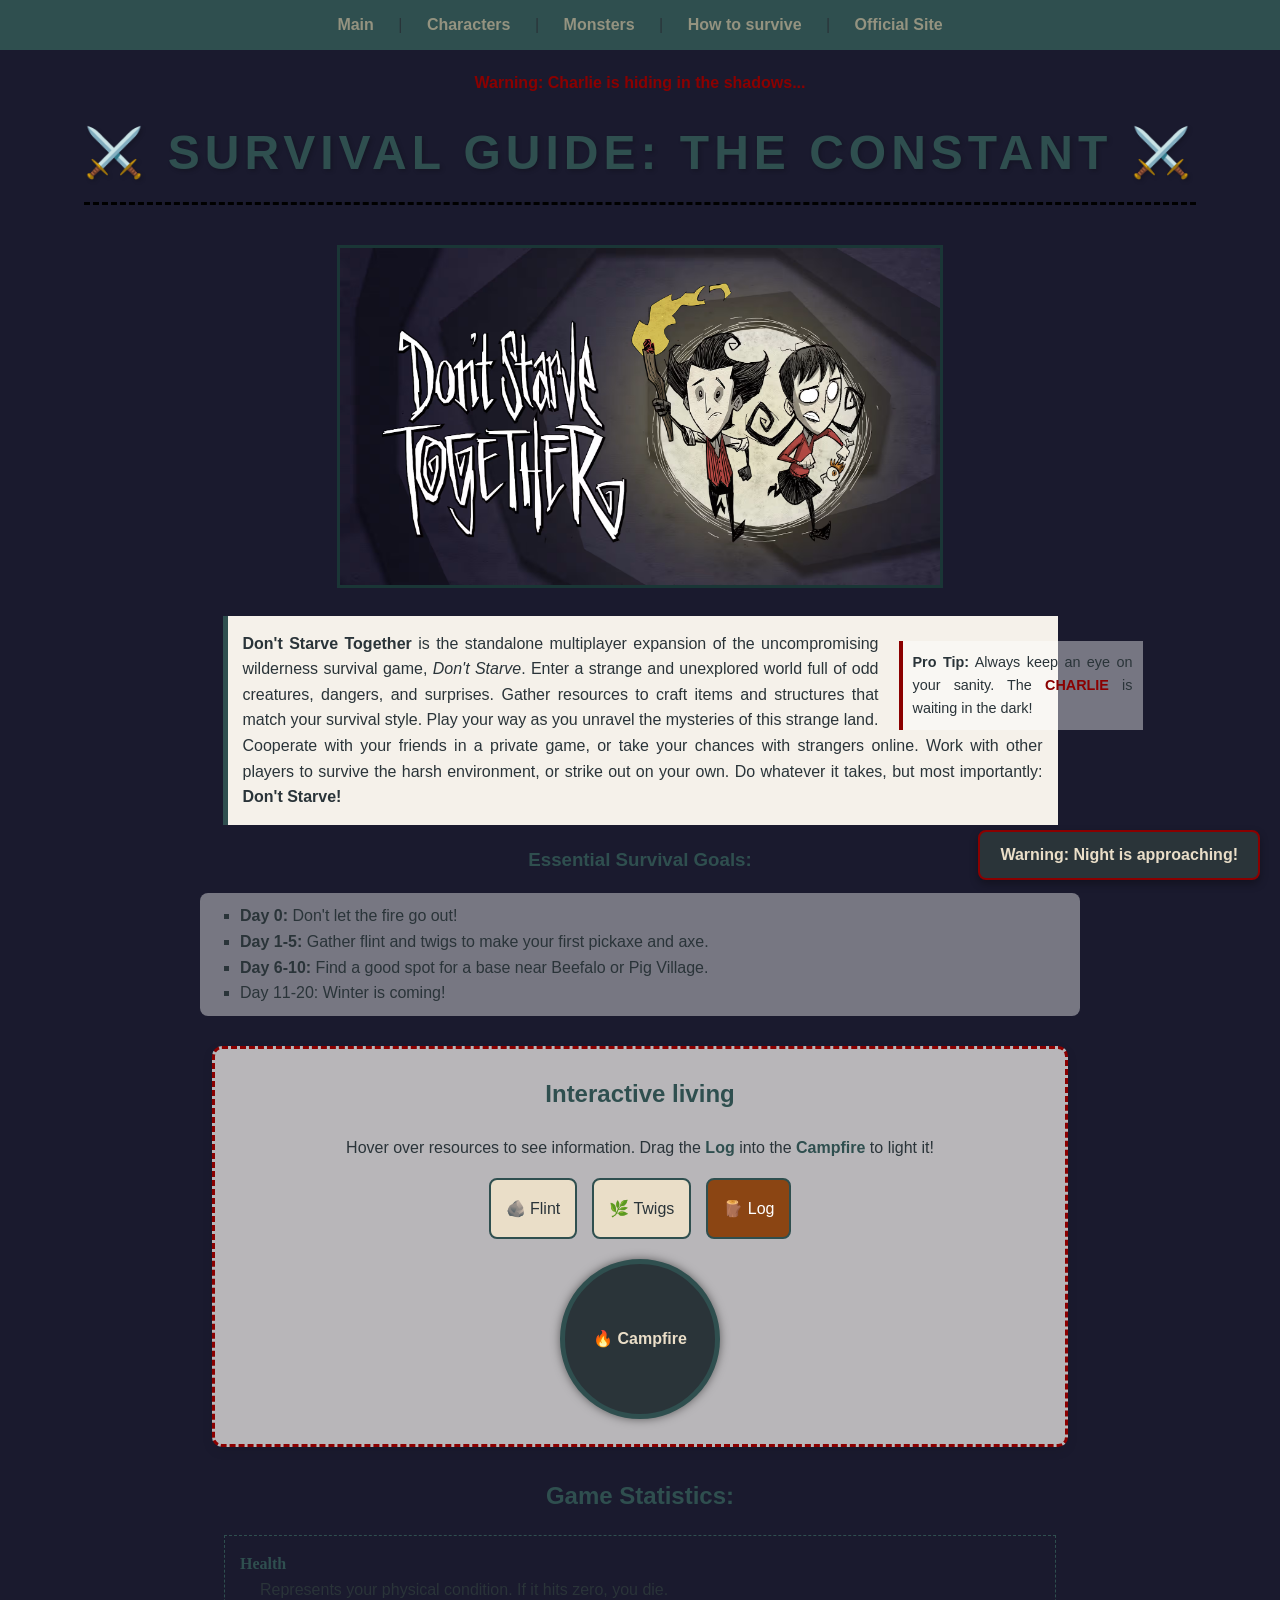
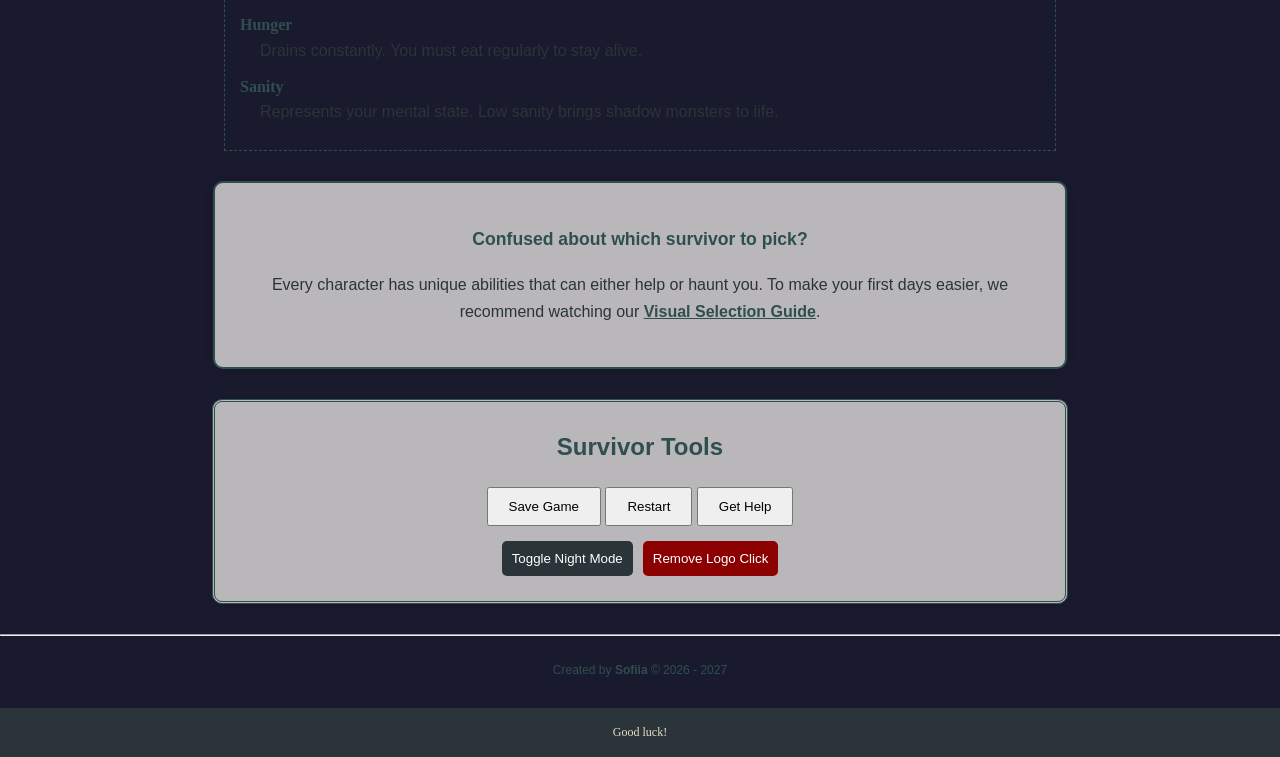
<file: index.html>
<!DOCTYPE html>
<html lang="en">
<head>
    <meta charset="UTF-8">
    <meta name="viewport" content="width=device-width, initial-scale=1.0">
    <meta name="author" content="Sofiia">
    <title>Don't Starve Together Guide - Main</title>
    <link rel="stylesheet" href="style.css">
    <style>
        .nav-bar a:hover {
            color: white !important;
            background-color: rgb(255, 255, 255, 0.1);
        }
    </style>
</head>
<body>
<nav class="nav-bar">
    <a href="index.html">Main</a> |
    <a href="characters.html">Characters</a> |
    <a href="mobs.html">Monsters</a> |
    <a href="survival.html">How to survive</a> |
    <a href="https://www.klei.com/games/dont-starve-together" target="_blank">Official Site</a>
</nav>

<h1 id="main-title-logo">Don't Starve Together Wiki</h1>

<div class="container">
    <div style="text-align: center; margin-bottom: 20px;">
        <a href="images/mainPic.jpg" target="_blank">
            <img src="images/mainPic.jpg" width="600" height="337" border="3" alt="Don't Starve Together Poster">
        </a>
    </div>

    <div style="text-align: justify; padding: 15px; border-left: 5px solid #2f4f4f; background-color: #f5f1ea; margin: 20px auto; max-width: 800px;">
        
        <div class="float-tip">
            <b>Pro Tip:</b> Always keep an eye on your sanity. The <span class="danger-text">Charlie</span> is waiting in the dark!
        </div>

        <b>Don't Starve Together</b> is the standalone multiplayer expansion of the uncompromising wilderness survival game, <i>Don't Starve</i>.
        Enter a strange and unexplored world full of odd creatures, dangers, and surprises. Gather resources to craft items and structures that match your survival style.
        Play your way as you unravel the mysteries of this strange land. <br>
        Cooperate with your friends in a private game, or take your chances with strangers online.  Work with other players to survive the harsh environment, or strike out on your own.
        Do whatever it takes, but most importantly: <b>Don't Starve!</b>
    </div>

    <h3>Essential Survival Goals:</h3>
    <ul type="square">
        <li><b>Day 1-5:</b> Gather flint and twigs to make your first pickaxe and axe.</li>
        <li><b>Day 6-10:</b> Find a good spot for a base near Beefalo or Pig Village.</li>
        <li><b>Day 11-20:</b> Prepare for Winter by crafting warm clothing and storing food.</li>
    </ul>

    <div class="info-card" style="border: 3px dashed #8b0000; background-color: rgba(242, 237, 228, 0.9);">
        <h2>Interactive living</h2>
        <p>Hover over resources to see information. Drag the <b>Log</b> into the <b>Campfire</b> to light it!</p>

        <div id="inventory-container" style="display: flex; justify-content: center; gap: 15px; margin-bottom: 20px;">
            <div class="inv-item" style="padding: 15px; border: 2px solid #2f4f4f; background: #eadec8; border-radius: 8px; cursor: pointer; transition: 0.3s;">🪨 Flint</div>
            <div class="inv-item" style="padding: 15px; border: 2px solid #2f4f4f; background: #eadec8; border-radius: 8px; cursor: pointer; transition: 0.3s;">🌿 Twigs</div>
            <div class="inv-item" id="draggable-log" style="padding: 15px; border: 2px solid #2f4f4f; background: #8b4513; color: white; border-radius: 8px; cursor: grab; user-select: none;">🪵 Log</div>
        </div>

        <div id="campfire" style="width: 150px; height: 150px; margin: 0 auto; background: #2A3439; border-radius: 50%; display: flex; align-items: center; justify-content: center; color: #eadec8; font-weight: bold; border: 5px solid #2f4f4f; transition: all 0.5s; box-shadow: 0 0 10px rgba(0,0,0,0.5);">
            🔥 Campfire
        </div>
    </div>

    <h3>Game Statistics Definition:</h3>
    <dl>
        <dt>Health</dt>
        <dd>Represents your physical condition. If it hits zero, you die.</dd>
        <dt>Hunger</dt>
        <dd>Drains constantly. You must eat regularly to stay alive.</dd>
        <dt>Sanity</dt>
        <dd>Represents your mental state. Low sanity brings shadow monsters to life.</dd>
    </dl>
</div>

<div class="info-card">
    <p style="font-size: 1.1em; margin-bottom: 10px;">
        <b>Confused about which survivor to pick?</b>
    </p>
    <p>
        Every character has unique abilities that can either help or haunt you. 
        To make your first days easier, we recommend watching our 
        <a href="characters.html#character_guide"><b>Visual Selection Guide</b></a>.
    </p>
</div>

<div class="info-card" style="background-color: #f2ede4; border: 3px double #2f4f4f;">
    <h2 style="margin-top:0;">Survivor Tools</h2>
    
    <div style="margin-bottom: 15px;">
        <button data-action="save" style="padding: 10px 20px; cursor: pointer;">Save Game</button>
        <button data-action="restart" style="padding: 10px 20px; cursor: pointer;">Restart</button>
        <button data-action="help" style="padding: 10px 20px; cursor: pointer;">Get Help</button>
    </div>

    <div style="display: flex; justify-content: center; gap: 10px;">
        <button data-behavior="toggle-night" style="background: #2A3439; color: white; border: none; padding: 10px; border-radius: 5px; cursor: pointer;">
            Toggle Night Mode
        </button>
        <button onclick="disableLogoClick()" style="background: #8b0000; color: white; border: none; padding: 10px; border-radius: 5px; cursor: pointer;">
            Remove Logo Click
        </button>
    </div>
</div>

<hr>
<p class="footer-info">Created by <b>Sofiia</b> &copy; 2026</p>

<div class="fixed-night-warning">
    Warning: Night is approaching!
</div>

<script src="script.js"></script>

<script>
    if (!sessionStorage.getItem('dialogueShown')) {
        startSurvivalDialogue();
        sessionStorage.setItem('dialogueShown', 'true');
    }
    compareMonsterDanger("Deerclops", "Spider");
    showDeveloperInfo("Kozachenko", "Sofiia");
    activateNightCycle();

    window.addEventListener('DOMContentLoaded', () => {
        const logo = document.getElementById("main-title-logo");
        if (logo) {
            logo.innerHTML = "Survival Guide: The Constant"; 
        }

        const allListItems = document.querySelectorAll("ul li");
        if (allListItems.length > 0) {
            allListItems[allListItems.length - 1].textContent = "Day 11-20: Winter is coming! ";
        }
        
        const charlieWarning = document.createElement("div");
        charlieWarning.style.cssText = "color: #8b0000; text-align: center; font-weight: bold; margin: 10px;";
        const warningText = document.createTextNode("Warning: Charlie is hiding in the shadows...");
        charlieWarning.append(warningText);
        const nav = document.querySelector(".nav-bar");
        nav.after(charlieWarning);

        const newGoal = document.createElement("li");
        newGoal.innerHTML = "<b>Day 0:</b> Don't let the fire go out!";
        const goalList = document.querySelector("ul");
        goalList.prepend(newGoal);

        const h3Elements = document.querySelectorAll("h3");
        if (h3Elements.length > 1) {
            h3Elements[1].outerHTML = "<h2 style='color: #2f4f4f; text-align: center;'>Game Statistics:</h2>";
        }
        
        const footerInfo = document.querySelector(".footer-info");
        if (footerInfo) {
            const extraNode = document.createTextNode(" - 2028");
            footerInfo.append(extraNode);
            extraNode.data = " - 2027";
        }

        setTimeout(() => {
            const oldWarning = document.querySelector(".fixed-night-warning");
            if (oldWarning) {
                const newWarning = document.createElement("div");
                newWarning.className = "fixed-night-warning";
                newWarning.style.borderColor = "#4a7676";
                newWarning.innerHTML = "Tip: Stay close to the fire!";
                
                oldWarning.replaceWith(newWarning);

                setTimeout(() => {
                    newWarning.remove();
                }, 4000);
            }
        }, 3000);
    });

    function runAway() { 
        location.href = "https://www.klei.com/games/dont-starve-together"; 
    }

    document.write("<div style='text-align:center; padding:15px; background-color:#2A3439; color:#eadec8; font-family:Verdana; font-size:12px;'>Good luck!</div>");
</script>
</body>
</html>
</file>
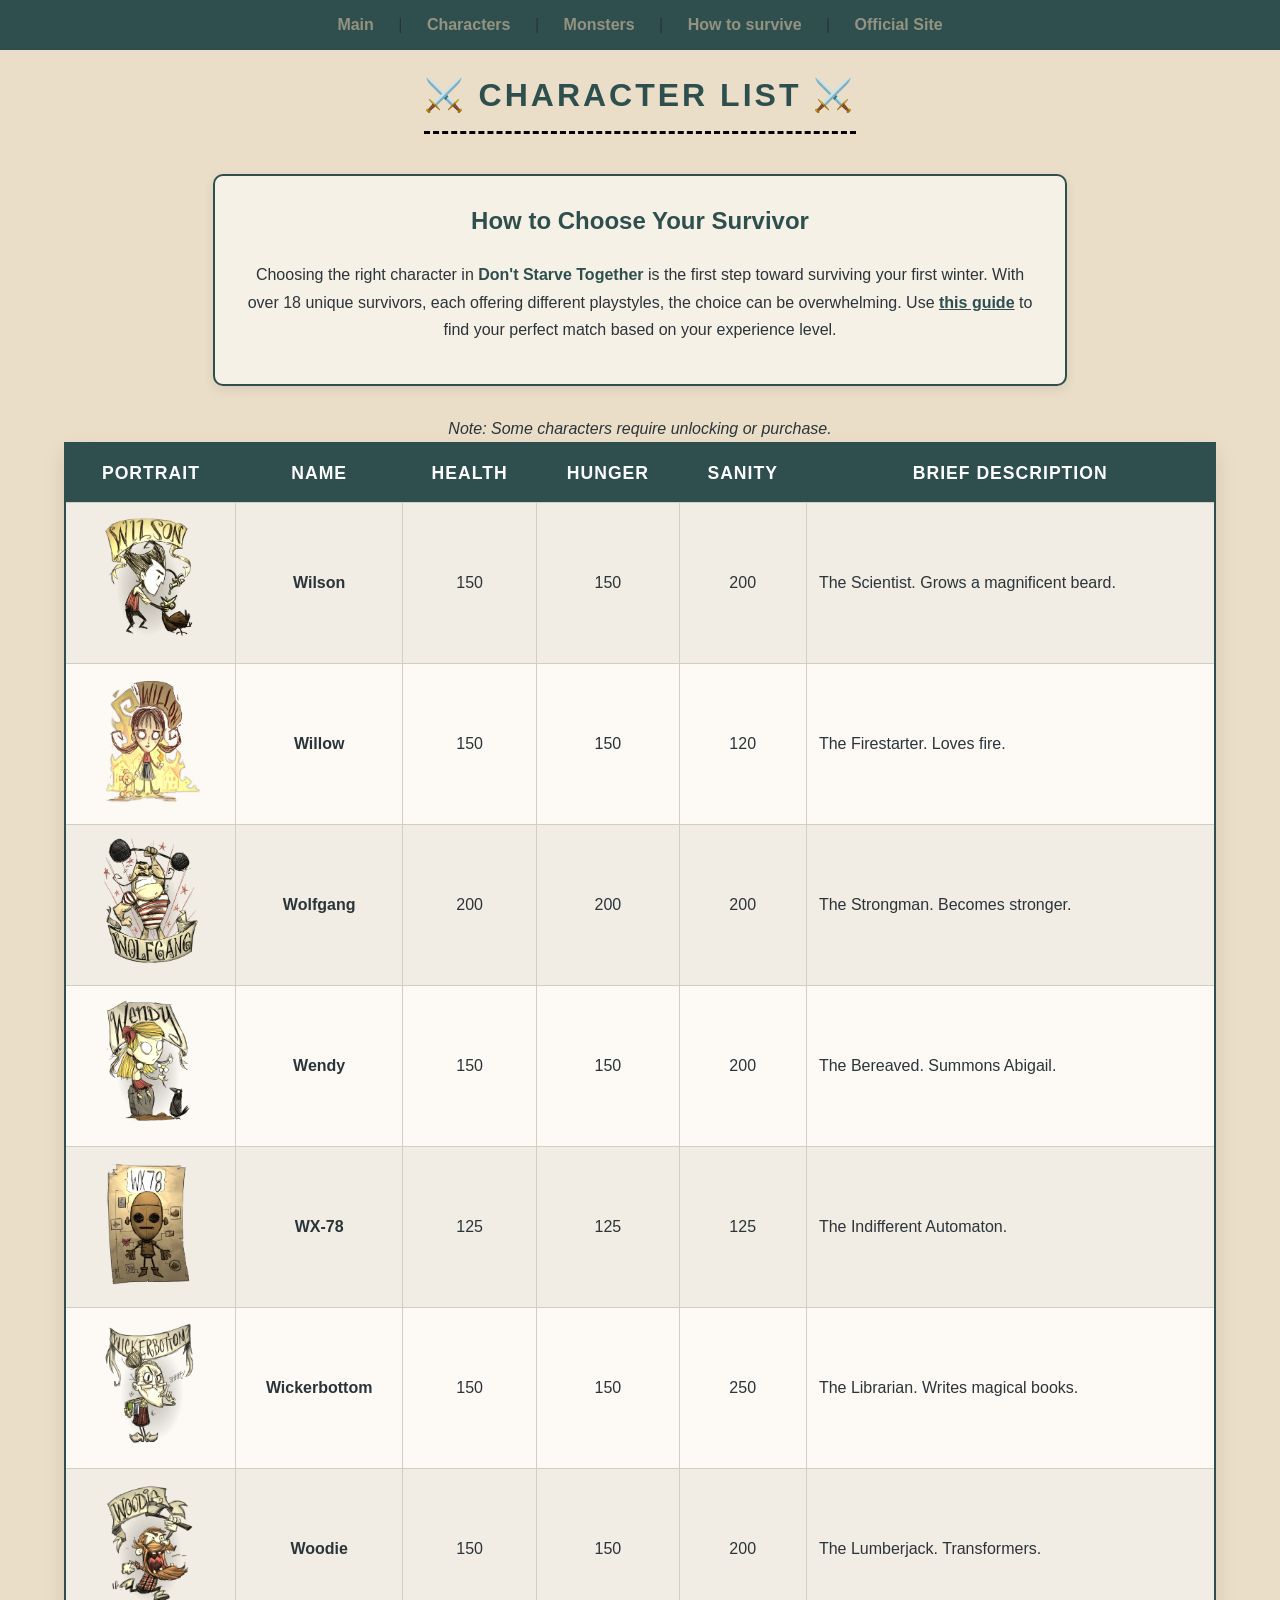
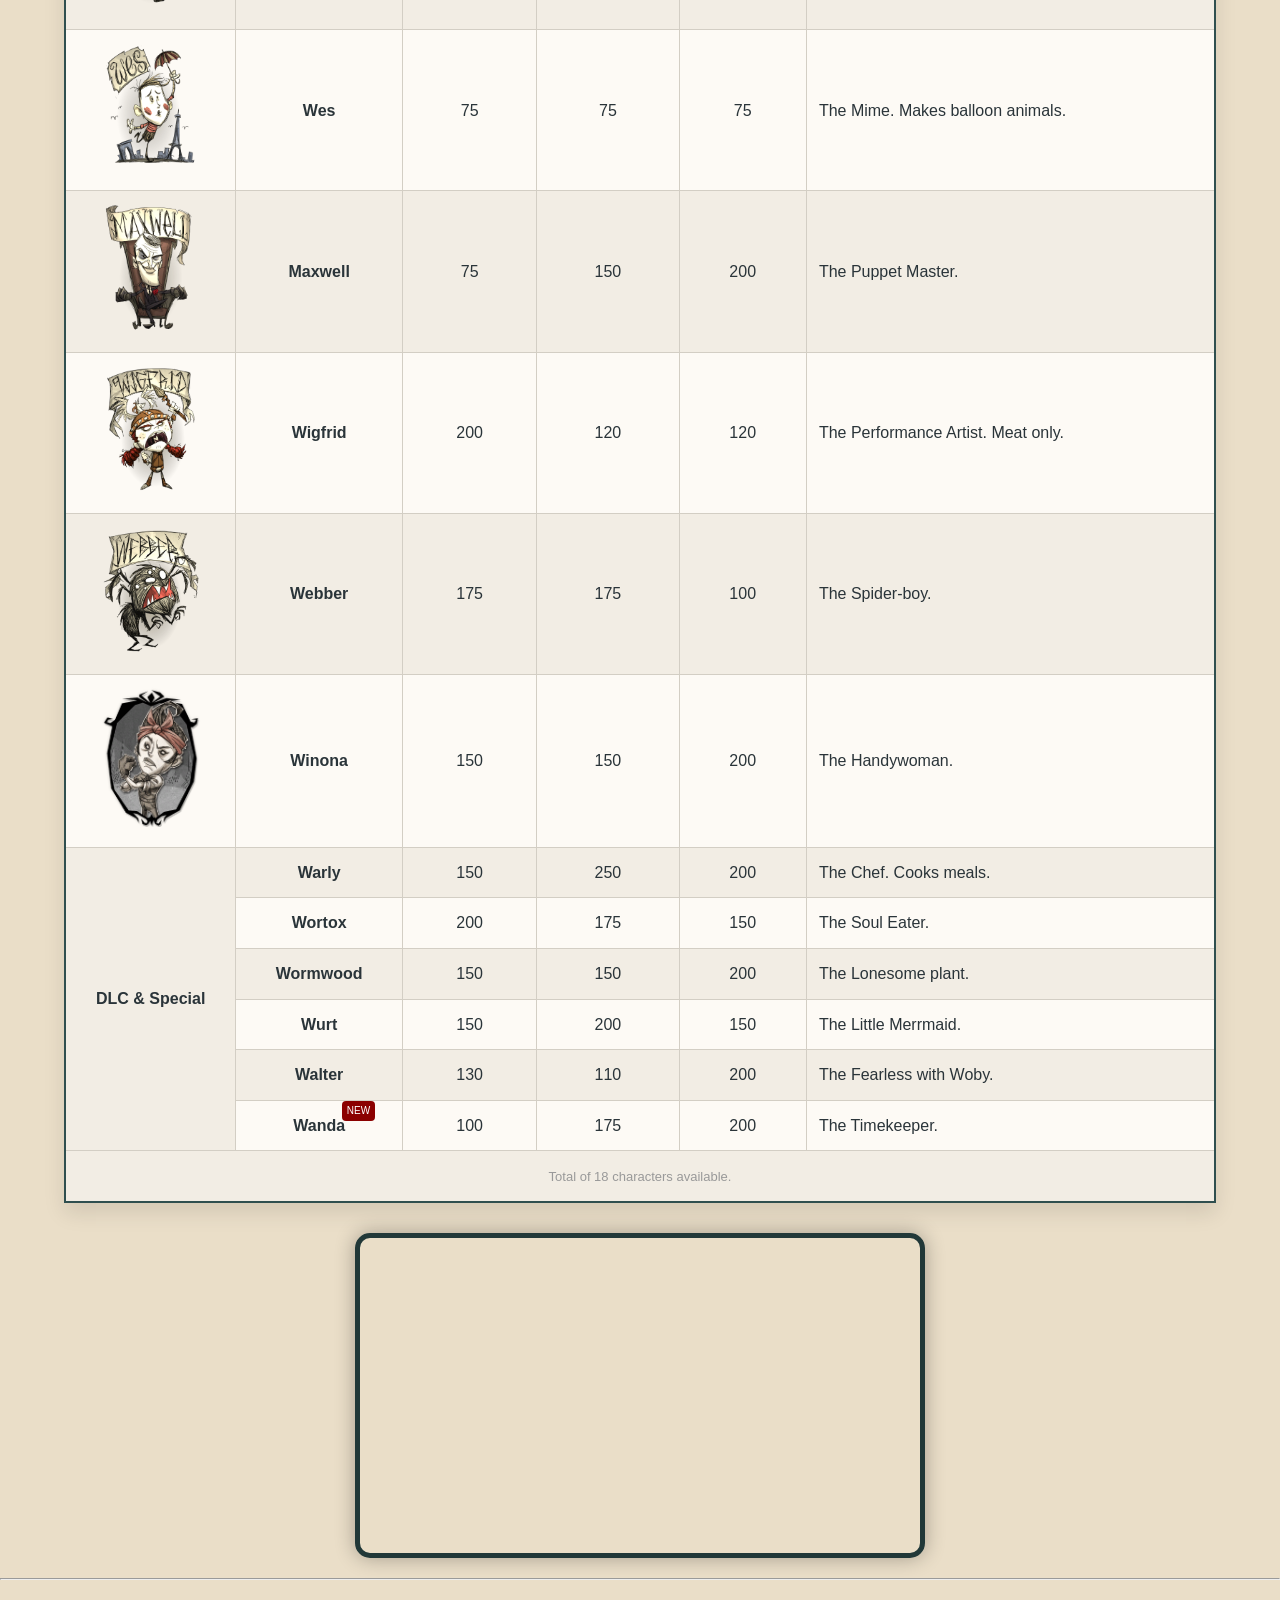
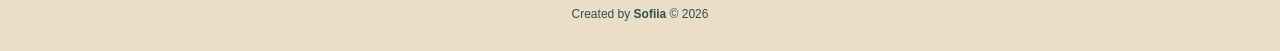
<file: characters.html>
<!DOCTYPE html>
<html lang="en">
<head>
    <meta charset="UTF-8">
    <meta name="viewport" content="width=device-width, initial-scale=1.0">
    <meta name="author" content="Sofiia">
    <title>Don't Starve Together Guide - Characters</title>
    <link rel="stylesheet" href="style.css">
</head>
<body>
    <nav class="nav-bar">
        <a href="index.html">Main</a> | 
        <a href="characters.html">Characters</a> | 
        <a href="mobs.html">Monsters</a> | 
        <a href="survival.html">How to survive</a> |
        <a href="https://www.klei.com/games/dont-starve-together" target="_blank">Official Site</a>
    </nav>
    
    <h1>Character List</h1>

    <div class="info-card">
        <h2>How to Choose Your Survivor</h2>
        <p>
            Choosing the right character in <b>Don't Starve Together</b> is the first step toward surviving your first winter. 
            With over 18 unique survivors, each offering different playstyles, the choice can be overwhelming. 
            Use <a href="#character_guide"><b>this guide</b></a> to find your perfect match based on your experience level.
        </p>
    </div>
    <table>
        <caption><i>Note: Some characters require unlocking or purchase.</i></caption>
        <tr>
            <th>Portrait</th><th>Name</th><th>Health</th><th>Hunger</th><th>Sanity</th><th>Brief Description</th>
        </tr>
        <tr align="center"><td><img src="images/Wilson.jpg" width="100"></td><td><b>Wilson</b></td><td>150</td><td>150</td><td>200</td><td align="left">The Scientist. Grows a magnificent beard.</td></tr>
        <tr align="center"><td><img src="images/Willow.jpg" width="100"></td><td><b>Willow</b></td><td>150</td><td>150</td><td>120</td><td align="left">The Firestarter. Loves fire.</td></tr>
        <tr align="center"><td><img src="images/Wolfgang.jpg" width="100"></td><td><b>Wolfgang</b></td><td>200</td><td>200</td><td>200</td><td align="left">The Strongman. Becomes stronger.</td></tr>
        <tr align="center"><td><img src="images/Wendy.jpg" width="100"></td><td><b>Wendy</b></td><td>150</td><td>150</td><td>200</td><td align="left">The Bereaved. Summons Abigail.</td></tr>
        <tr align="center"><td><img src="images/WX-78.jpg" width="100"></td><td><b>WX-78</b></td><td>125</td><td>125</td><td>125</td><td align="left">The Indifferent Automaton.</td></tr>
        <tr align="center"><td><img src="images/WickerBottom.jpg" width="100"></td><td><b>Wickerbottom</b></td><td>150</td><td>150</td><td>250</td><td align="left">The Librarian. Writes magical books.</td></tr>
        <tr align="center"><td><img src="images/Woodie.jpg" width="100"></td><td><b>Woodie</b></td><td>150</td><td>150</td><td>200</td><td align="left">The Lumberjack. Transformers.</td></tr>
        <tr align="center"><td><img src="images/Wes.jpg" width="100"></td><td><b>Wes</b></td><td>75</td><td>75</td><td>75</td><td align="left">The Mime. Makes balloon animals.</td></tr>
        <tr align="center"><td><img src="images/Maxwell.jpg" width="100"></td><td><b>Maxwell</b></td><td>75</td><td>150</td><td>200</td><td align="left">The Puppet Master.</td></tr>
        <tr align="center"><td><img src="images/Wigfrid.jpg" width="100"></td><td><b>Wigfrid</b></td><td>200</td><td>120</td><td>120</td><td align="left">The Performance Artist. Meat only.</td></tr>
        <tr align="center"><td><img src="images/Webber.jpg" width="100"></td><td><b>Webber</b></td><td>175</td><td>175</td><td>100</td><td align="left">The Spider-boy.</td></tr>
        <tr align="center"><td><img src="images/Winona.jpg" width="100"></td><td><b>Winona</b></td><td>150</td><td>150</td><td>200</td><td align="left">The Handywoman.</td></tr>
        <tr align="center"><td rowspan="6"><b>DLC & Special</b></td><td><b>Warly</b></td><td>150</td><td>250</td><td>200</td><td align="left">The Chef. Cooks meals.</td></tr>
        <tr align="center"><td><b>Wortox</b></td><td>200</td><td>175</td><td>150</td><td align="left">The Soul Eater.</td></tr>
        <tr align="center"><td><b>Wormwood</b></td><td>150</td><td>150</td><td>200</td><td align="left">The Lonesome plant.</td></tr>
        <tr align="center"><td><b>Wurt</b></td><td>150</td><td>200</td><td>150</td><td align="left">The Little Merrmaid.</td></tr>
        <tr align="center"><td><b>Walter</b></td><td>130</td><td>110</td><td>200</td><td align="left">The Fearless with Woby.</td></tr>
        <tr align="center">
        <td>
            <div class="relative-container">
                <b>Wanda</b>
                <span class="absolute-badge">New</span>
            </div>
        </td>
        <td>100</td><td>175</td><td>200</td><td align="left">The Timekeeper.</td>
        </tr>
        <tr><td colspan="6" align="center"><font color="#999999" size="2">Total of 18 characters available.</font></td></tr>
    </table>

    <div style="text-align: center;">
        <iframe id="character_guide" src="https://www.youtube.com/embed/e2weLkKfGaw" width="560" height="315" frameborder="0"></iframe>
    </div>

    <hr>
    <p class="footer-info">Created by <b>Sofiia</b> &copy; 2026</p>
</body>
</html>
</file>
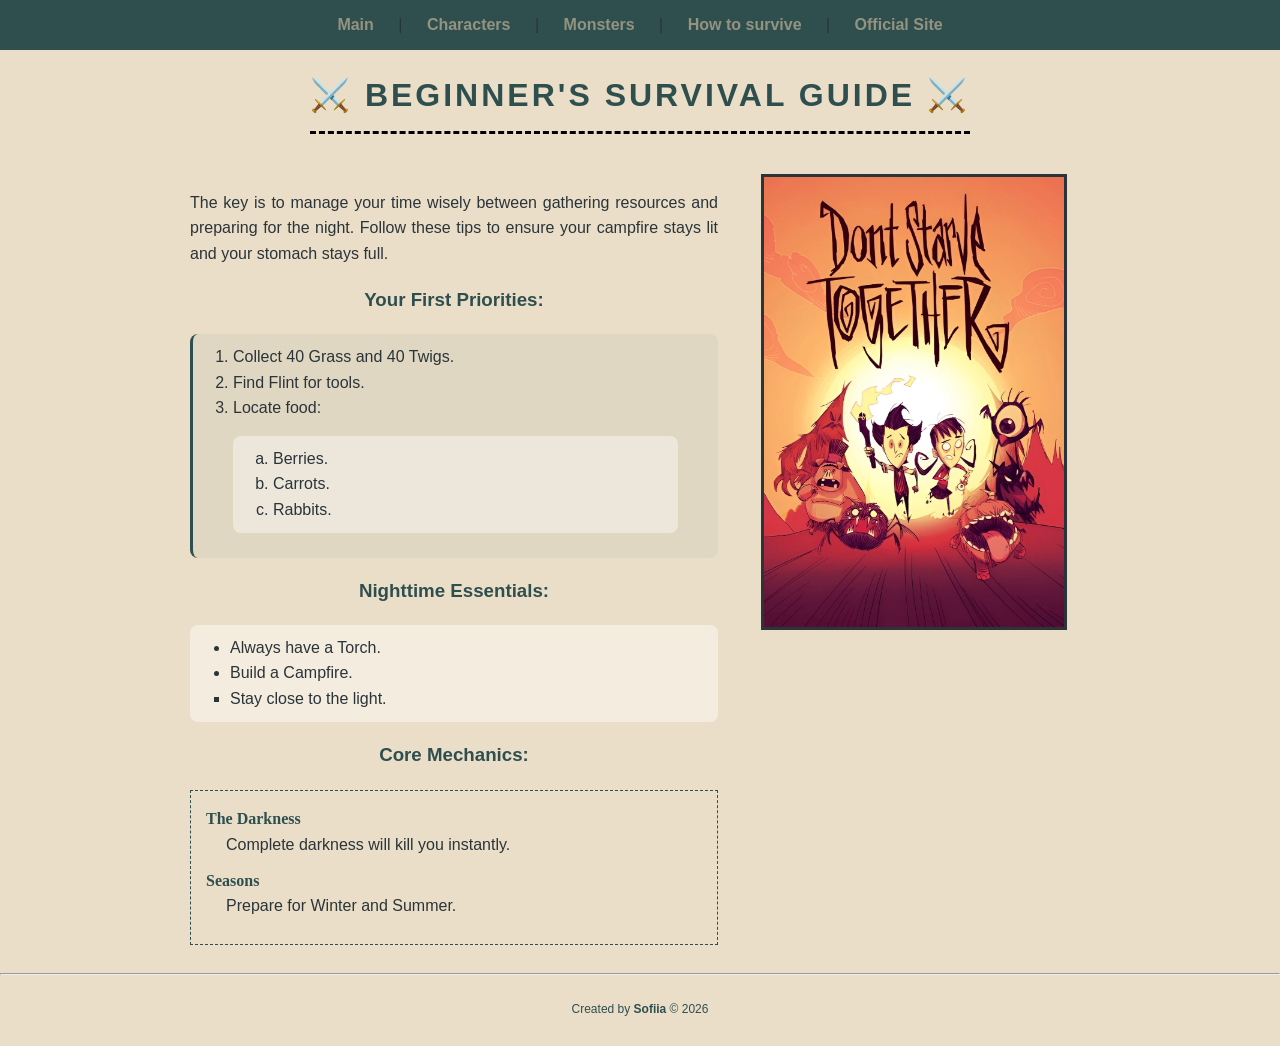
<file: survival.html>
<!DOCTYPE html>
<html lang="en">
<head>
    <meta charset="UTF-8">
        <meta name="viewport" content="width=device-width, initial-scale=1.0">
    <meta name="author" content="Sofiia">
    <title>Don't Starve Together Guide - Survival tips</title>
    <link rel="stylesheet" href="style.css">
</head>
<body>
<nav class="nav-bar">
    <a href="index.html">Main</a> |
    <a href="characters.html">Characters</a> |
    <a href="mobs.html">Monsters</a> |
    <a href="survival.html">How to survive</a> |
    <a href="https://www.klei.com/games/dont-starve-together" target="_blank">Official Site</a>
</nav>

<h1>Beginner's Survival Guide</h1>

<div class="main-container" style="max-width: 900px; margin: 0 auto; display: flex; gap: 20px;">
    <div class="content-column" style="flex: 60%;">
        <p align="justify">
            The key is to manage your time wisely between gathering resources and preparing for the night. 
            Follow these tips to ensure your campfire stays lit and your stomach stays full.
        </p>

        <h3>Your First Priorities:</h3>
        <ol type="1">
            <li>Collect 40 Grass and 40 Twigs.</li>
            <li>Find Flint for tools.</li>
            <li>Locate food:
                <ol type="a">
                    <li>Berries.</li>
                    <li>Carrots.</li>
                    <li>Rabbits.</li>
                </ol>
            </li>
        </ol>

        <h3>Nighttime Essentials:</h3>
        <ul type="disc">
            <li>Always have a Torch.</li>
            <li>Build a Campfire.</li>
            <li type="square">Stay close to the light.</li>
        </ul>

        <h3>Core Mechanics:</h3>
        <dl>
            <dt><b>The Darkness</b></dt>
            <dd>Complete darkness will kill you instantly.</dd>
            <dt><b>Seasons</b></dt>
            <dd>Prepare for Winter and Summer.</dd>
        </dl>
    </div>

    <div class="image-column" style="flex: 40%; text-align: center;">
        <img src="images/survival_guide.jpg" width="300" border="3">
    </div>
</div>

<hr>
<p class="footer-info">Created by <b>Sofiia</b> &copy; 2026</p>
</body>
</html>
</file>
<file: style.css>
body {
    background-color: #eadec8;
    color: #2A3439;
    font-family: Arial, sans-serif;
    line-height: 1.6;
    margin: 0;
    padding: 0;
}

h1, h2, h3 {
    font-family: Verdana, sans-serif;
    color: #2f4f4f;
    text-align: center;
}

h1 {
    display: table;
    margin: 20px auto 40px;
    padding-bottom: 10px;
    border-bottom: 3px dashed #000000;
    text-transform: uppercase;
    letter-spacing: 3px;
}

h1::before {
    content: "⚔️ ";
}

h1::after {
    content: " ⚔️";
}

a {
    color: #2f4f4f;
    text-decoration: underline;
}

.nav-bar {
    background-color: #2f4f4f;
    padding: 12px 0;
    text-align: center;
    margin-bottom: 20px;
    position: sticky;
    top: 0;
    z-index: 1000;
}

.nav-bar a {
    color: rgb(148, 147, 128) !important;
    text-decoration: none;
    font-weight: bold;
    padding: 10px 20px;
}

a:link {
    color: #1a3636;
}

.nav-bar a:visited {
    color: #eadec8 !important;
}

.nav-bar a:hover {
    color: #d3cec4; 
    background-color: rgba(211, 206, 196, 0.1);
}

.nav-bar a:active {
    color: #d3cec4 !important;
}

ul, ol {
    margin: 15px auto;
    padding: 10px 40px;
    background-color: rgba(255, 255, 255, 0.402);
    border-radius: 8px;
    max-width: 800px;
}

dl {
    margin: 20px auto;
    padding: 15px;
    border: 1px dashed #2f4f4f;
    max-width: 800px;
}

dt {
    font-weight: bold;
    color: #2f4f4f;
    font-family: Verdana;
}

dd {
    margin-bottom: 10px;
    margin-left: 20px;
}

table {
    border-collapse: collapse;
    background-color: #fdfaf5;
    border: 2px solid #2f4f4f;
    margin: 30px auto;
    width: 90%;
    box-shadow: 0 10px 20px rgba(0,0,0,0.1);
}

th {
    background-color: #2f4f4f;
    color: #ffffff;
    padding: 15px;
    font-size: 1.1em;
    text-transform: uppercase;
    letter-spacing: 1px;
}

td {
    border: 1px solid #d3cec4;
    padding: 12px;
}

tr:nth-child(even) {
    background-color: #f2ede4;
}

tr:hover {
    background-color: #ffffff;
    transition: background-color 0.3s ease;
}

tr:first-child:hover {
    background-color: #2f4f4f;
}

.footer-info {
    text-align: center !important;
    font-size: 12px;
    font-family: Verdana, sans-serif;
    padding: 15px 0;
    margin-top: 10px;
    clear: both;
    color: #2f4f4f;
    display: block;
    width: 100%;
}

.info-card {
    background-color: rgba(253, 250, 245, 0.7) !important;
    border: 2px solid #2f4f4f;
    border-radius: 10px;
    padding: 25px;
    text-align: center;
    margin: 30px auto;
    max-width: 800px;
    box-shadow: 0 4px 12px rgba(0, 0, 0, 0.08);
    color: #2A3439;
    font-family: Arial, sans-serif;
    line-height: 1.7;
}

.info-card h2, .info-card b {
    color: #2f4f4f;
    font-family: Verdana, sans-serif;
    margin-top: 0;
}

.info-card a {
    color: #2f4f4f;
    font-weight: bold;
    text-decoration: underline;
}

.info-card a:hover {
    text-decoration: none;
}

.simple-text-block {
    max-width: 800px;
    margin: 30px auto;
    padding: 0 20px;
    color: #2A3439;
    line-height: 1.7;
}

.simple-text-block h2 {
    font-family: Verdana, sans-serif;
    color: #2f4f4f;
    text-align: center;
    margin-bottom: 15px;
    text-transform: uppercase;
    letter-spacing: 1px;
}

.simple-text-block p {
    font-family: Arial, sans-serif;
    text-align: justify;
    font-size: 1.05em;
}

#character_guide {
    border: 5px solid #213838;
    border-radius: 15px;
    box-shadow: 0 0 20px rgba(0,0,0,0.3);
    margin: 20px auto;
    display: block;
}

#main-title-logo {
    text-shadow: 2px 2px 4px rgba(0,0,0,0.2);
    font-size: 3em;
    letter-spacing: 5px;
    user-select: none; 
    -webkit-user-select: none;
}

.content-column > ol {
    border-left: 3px solid #2f4f4f;
    background-color: rgba(47, 79, 79, 0.05);
}

h1 + h2 {
    margin-top: -20px;
    font-style: italic;
    color: #4a7676;
}

.fixed-night-warning {
    position: fixed;
    bottom: 20px;
    right: 20px;
    background-color: #2A3439;
    color: #eadec8;
    padding: 10px 20px;
    border: 2px solid #8b0000;
    border-radius: 8px;
    font-family: Verdana, sans-serif;
    font-weight: bold;
    box-shadow: 0 4px 8px rgba(0,0,0,0.3);
    z-index: 100;
}

.relative-container {
    position: relative;
    display: inline-block;
}

.absolute-badge {
    position: absolute;
    top: -12px;
    right: -30px;
    background-color: #8b0000;
    color: #fff;
    font-size: 10px;
    padding: 2px 5px;
    border-radius: 4px;
    text-transform: uppercase;
}

.float-tip {
    float: right;
    width: 220px;
    background-color: rgba(255, 255, 255, 0.4);
    border-left: 4px solid #8b0000;
    padding: 10px;
    margin: 10px -100px 0 20px;
    font-size: 0.9em;
    font-family: Arial, sans-serif;
}

span.danger-text {
    color: #8b0000;
    font-weight: bold;
    text-transform: uppercase;
}
</file>
